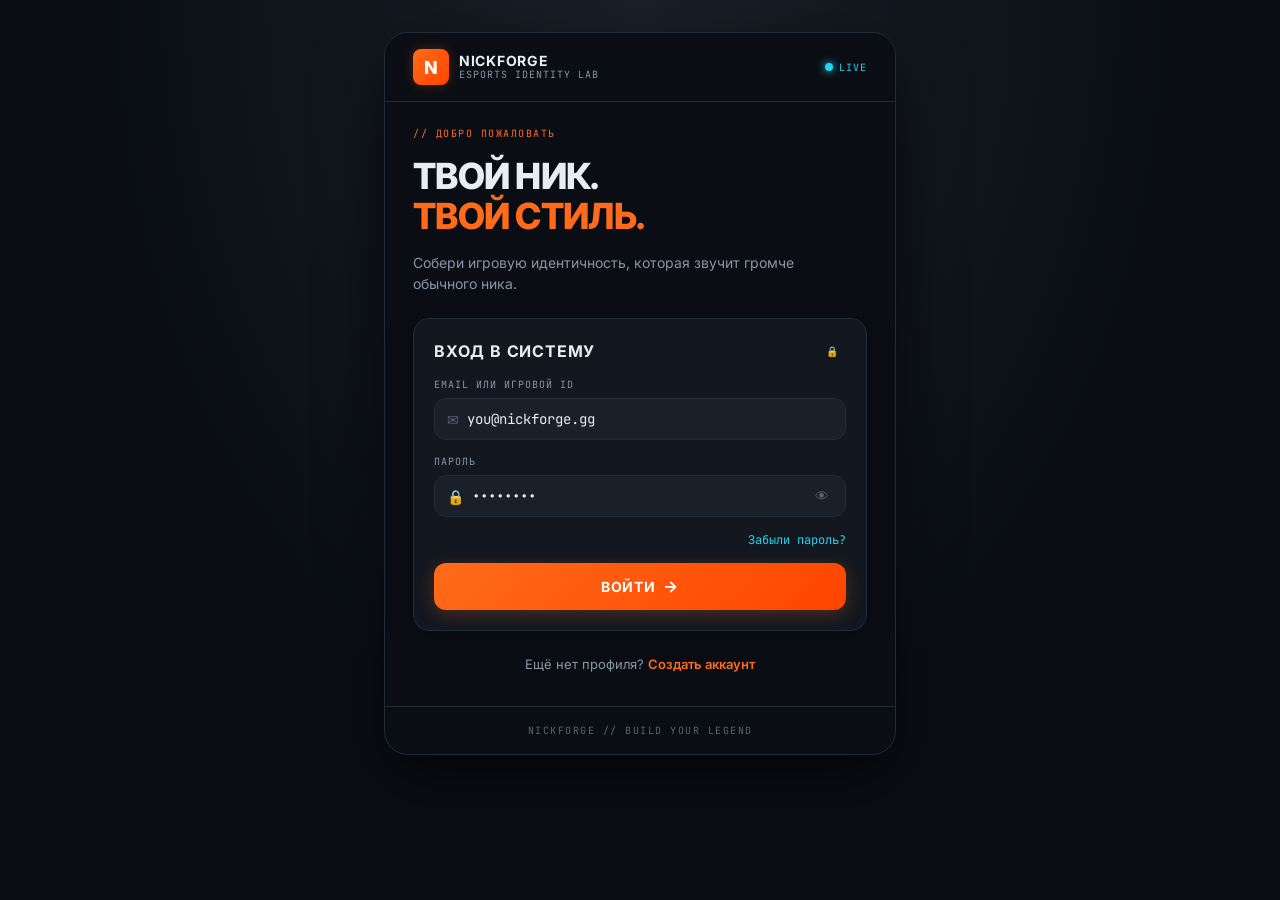
<file: index.html>
<!DOCTYPE html>
<html lang="ru">
<head>
<meta charset="UTF-8">
<meta name="viewport" content="width=device-width, initial-scale=1.0, maximum-scale=1.0, user-scalable=no">
<title>NickForge — Вход</title>
<link rel="stylesheet" href="normalize.css">
<link rel="stylesheet" href="style.css">
<link href="https://fonts.googleapis.com/css2?family=Inter:wght@400;500;600;700;800&family=JetBrains+Mono:wght@400;700&display=swap" rel="stylesheet">
</head>
<body>

<section class="screen screen--auth active">
  <header class="app-header">
    <div class="app-header__brand">
      <div class="app-header__logo"><span>N</span></div>
      <div class="app-header__titles">
        <span class="app-header__title">NICKFORGE</span>
        <span class="app-header__subtitle">ESPORTS IDENTITY LAB</span>
      </div>
    </div>
    <div class="app-header__status">
      <span class="status-dot"></span>
      <span class="status-text">LIVE</span>
    </div>
  </header>

  <main class="screen__main">
    <p class="section-label">// ДОБРО ПОЖАЛОВАТЬ</p>
    <h1 class="hero-title">ТВОЙ НИК.<br><span class="accent">ТВОЙ СТИЛЬ.</span></h1>
    <p class="hero-desc">Собери игровую идентичность, которая звучит громче обычного ника.</p>

    <form class="auth-form" action="style.html">
      <div class="auth-form__header">
        <h2>ВХОД В СИСТЕМУ</h2>
        <span class="badge badge--secure">🔒</span>
      </div>

      <label class="field">
        <span class="field__label">EMAIL ИЛИ ИГРОВОЙ ID</span>
        <div class="field__input-wrap">
          <span class="field__icon">✉</span>
          <input type="text" placeholder="you@nickforge.gg" value="you@nickforge.gg" autocomplete="username">
        </div>
      </label>

      <label class="field">
        <span class="field__label">ПАРОЛЬ</span>
        <div class="field__input-wrap">
          <span class="field__icon">🔒</span>
          <input type="password" placeholder="••••••••" value="password" autocomplete="current-password">
          <button type="button" class="field__toggle" aria-label="Показать пароль">👁</button>
        </div>
      </label>

      <a href="#" class="link-forgot">Забыли пароль?</a>
      <button type="submit" class="btn btn--primary btn--full">ВОЙТИ <span class="arrow">→</span></button>
    </form>

    <p class="auth-footer">Ещё нет профиля? <a href="#" class="accent-link">Создать аккаунт</a></p>
  </main>

  <footer class="app-footer"><span>NICKFORGE // BUILD YOUR LEGEND</span></footer>
</section>

<script src="script.js"></script>
</body>
</html>
</file>
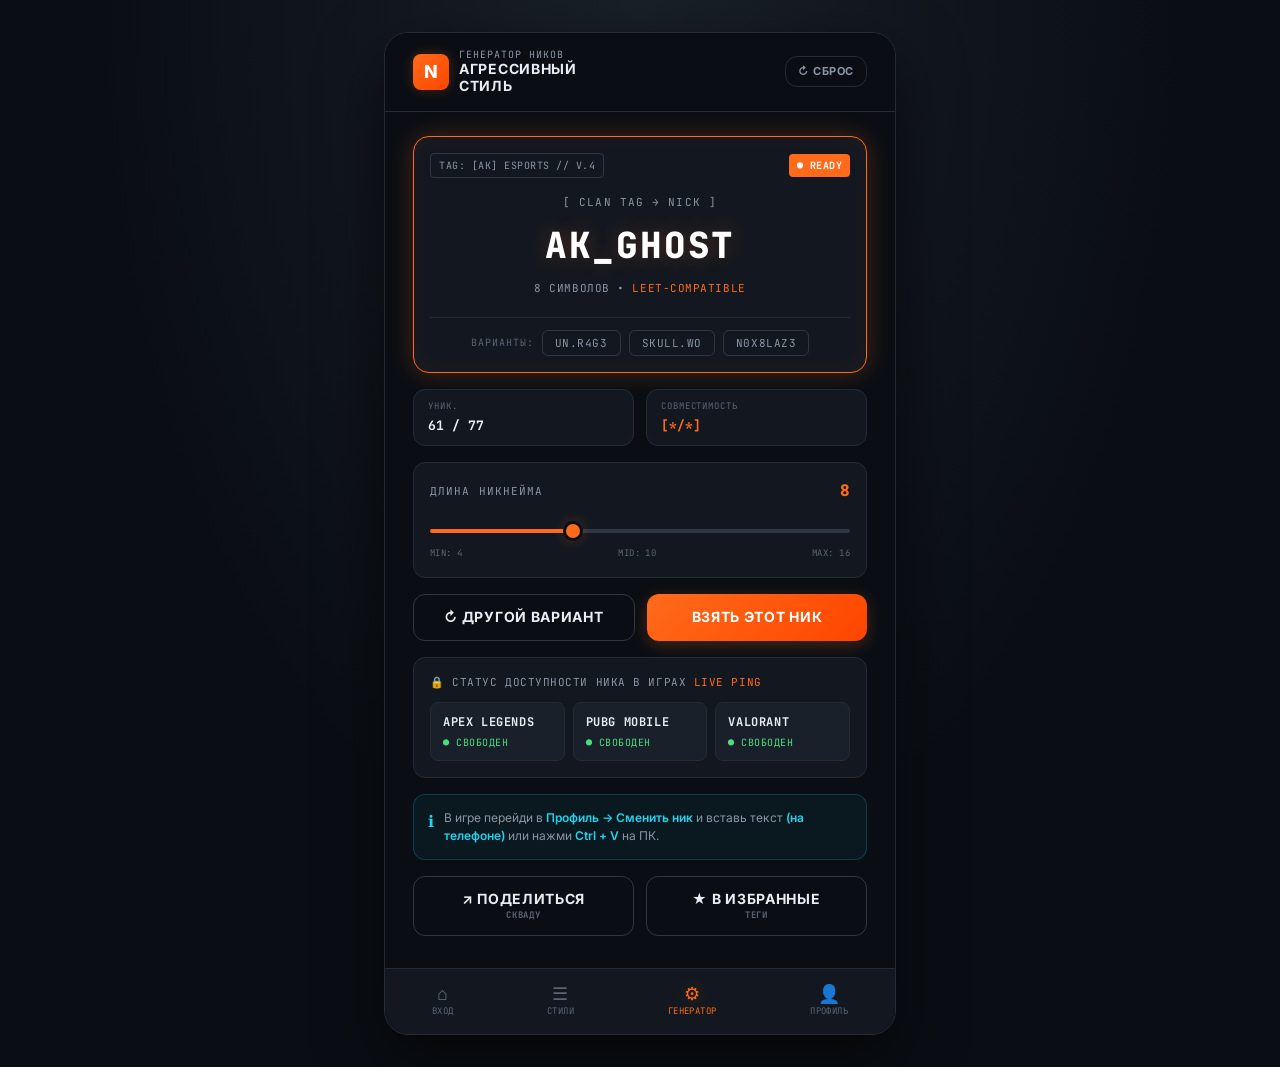
<file: generator.html>
<!DOCTYPE html>
<html lang="ru">
<head>
<meta charset="UTF-8">
<meta name="viewport" content="width=device-width, initial-scale=1.0, maximum-scale=1.0, user-scalable=no">
<title>NickForge — Генератор</title>
<link rel="stylesheet" href="normalize.css">
<link rel="stylesheet" href="style.css">
<link href="https://fonts.googleapis.com/css2?family=Inter:wght@400;500;600;700;800&family=JetBrains+Mono:wght@400;700&display=swap" rel="stylesheet">
</head>
<body>

<section class="screen screen--generator active">
  <header class="app-header">
    <div class="app-header__brand">
      <div class="app-header__logo"><span>N</span></div>
      <div class="app-header__titles">
        <span class="app-header__subtitle">ГЕНЕРАТОР НИКОВ</span>
        <span class="app-header__title" id="generator-style-title">АГРЕССИВНЫЙ<br>СТИЛЬ</span>
      </div>
    </div>
    <button class="btn btn--ghost btn--small" type="button" id="btn-reset">↻ Сброс</button>
  </header>

  <main class="screen__main">
    <div class="generator-panel">
      <div class="generator-panel__meta">
        <span class="badge badge--outline" id="generator-tag">TAG: [AK] ESPORTS // v.4</span>
        <span class="badge badge--orange">● READY</span>
      </div>
      <p class="generator-panel__clan">[ CLAN TAG → NICK ]</p>
      <h2 class="generator-result" id="nick-output">AK_GHOST</h2>
      <p class="generator-panel__info" id="nick-info">8 СИМВОЛОВ • <span class="accent">LEET-COMPATIBLE</span></p>
      <div class="variants" id="variants-box">
        <span class="variants__label">ВАРИАНТЫ:</span>
      </div>
    </div>

    <div class="stats-row">
      <div class="stat-box">
        <span class="stat-box__label">Уник.</span>
        <span class="stat-box__value" id="stat-unique">01 / 77</span>
      </div>
      <div class="stat-box">
        <span class="stat-box__label">Совместимость</span>
        <span class="stat-box__value accent">[*/*]</span>
      </div>
    </div>

    <div class="slider-block">
      <div class="slider-block__header">
        <span class="slider-block__label">ДЛИНА НИКНЕЙМА</span>
        <span class="slider-block__value accent" id="length-value">8</span>
      </div>
      <input type="range" min="4" max="16" value="8" class="slider" id="length-slider">
      <div class="slider-block__marks">
        <span>MIN: 4</span><span>MID: 10</span><span>MAX: 16</span>
      </div>
    </div>

    <div class="action-row">
      <button class="btn btn--outline" id="btn-other" type="button">↻ ДРУГОЙ ВАРИАНТ</button>
      <button class="btn btn--primary" id="btn-take" type="button">ВЗЯТЬ ЭТОТ НИК</button>
    </div>

    <div class="result-card" id="result-card" hidden>
      <p class="section-label">// ИТОГОВЫЙ ТЕГ КЛАНА + НИК</p>
      <h2 class="result-nick" id="final-nick">AK_GHOST</h2>
      <p class="result-copied" id="copy-status">✓ Скопировано в буфер обмена</p>
    </div>

    <button class="btn btn--primary btn--full" id="btn-copy-again" type="button" hidden>📋 КОПИРОВАТЬ СНОВА</button>

    <div class="availability">
      <p class="availability__title">🔒 СТАТУС ДОСТУПНОСТИ НИКА В ИГРАХ <span class="accent">LIVE PING</span></p>
      <div class="availability__grid" id="availability-grid"></div>
    </div>

    <div class="hint-box">
      <span class="hint-box__icon">ℹ</span>
      <p>В игре перейди в <strong>Профиль → Сменить ник</strong> и вставь текст <strong>(на телефоне)</strong> или нажми <strong>Ctrl + V</strong> на ПК.</p>
    </div>

    <div class="action-row">
      <button class="btn btn--outline" type="button">↗ ПОДЕЛИТЬСЯ<br><small>СКВАДУ</small></button>
      <button class="btn btn--outline" type="button">★ В ИЗБРАННЫЕ<br><small>ТЕГИ</small></button>
    </div>
  </main>

  <nav class="bottom-nav">
    <a href="index.html" class="bottom-nav__item"><span class="bottom-nav__icon">⌂</span><span class="bottom-nav__label">ВХОД</span></a>
    <a href="style.html" class="bottom-nav__item"><span class="bottom-nav__icon">☰</span><span class="bottom-nav__label">СТИЛИ</span></a>
    <a href="generator.html" class="bottom-nav__item active"><span class="bottom-nav__icon">⚙</span><span class="bottom-nav__label">ГЕНЕРАТОР</span></a>
    <a href="profile.html" class="bottom-nav__item"><span class="bottom-nav__icon">👤</span><span class="bottom-nav__label">ПРОФИЛЬ</span></a>
  </nav>
</section>

<script src="script.js"></script>
</body>
</html>
</file>
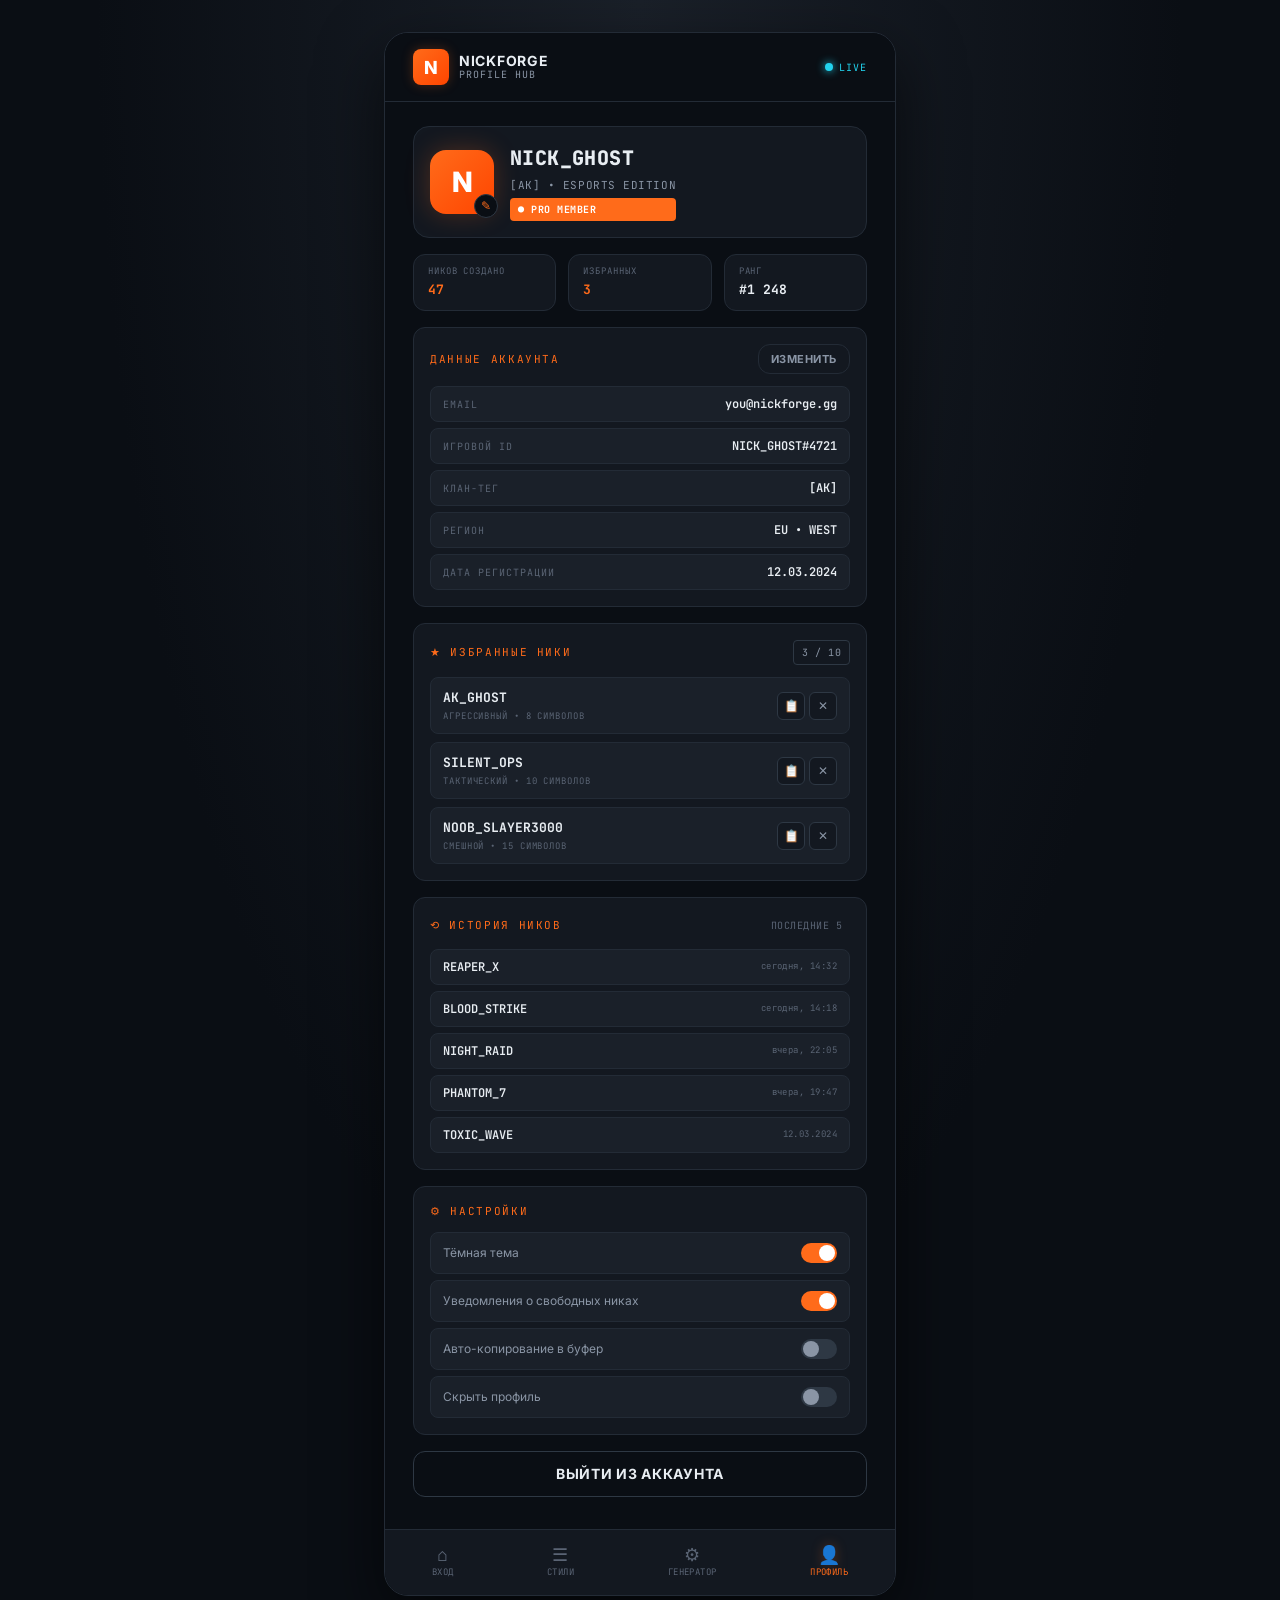
<file: profile.html>
<!DOCTYPE html>
<html lang="ru">
<head>
<meta charset="UTF-8">
<meta name="viewport" content="width=device-width, initial-scale=1.0, maximum-scale=1.0, user-scalable=no">
<title>NickForge — Профиль</title>
<link rel="stylesheet" href="normalize.css">
<link rel="stylesheet" href="style.css">
<link href="https://fonts.googleapis.com/css2?family=Inter:wght@400;500;600;700;800&family=JetBrains+Mono:wght@400;700&display=swap" rel="stylesheet">
</head>
<body>

<section class="screen screen--profile active">
  <header class="app-header">
    <div class="app-header__brand">
      <div class="app-header__logo"><span>N</span></div>
      <div class="app-header__titles">
        <span class="app-header__title">NICKFORGE</span>
        <span class="app-header__subtitle">PROFILE HUB</span>
      </div>
    </div>
    <div class="app-header__status">
      <span class="status-dot"></span>
      <span class="status-text">LIVE</span>
    </div>
  </header>

  <main class="screen__main">

    <div class="profile-hero">
      <div class="profile-avatar">
        <span>N</span>
        <button class="profile-avatar__edit" type="button" aria-label="Изменить аватар">✎</button>
      </div>
      <div class="profile-hero__info">
        <h1 class="profile-hero__name">NICK_GHOST</h1>
        <p class="profile-hero__tag">[AK] • ESPORTS EDITION</p>
        <span class="badge badge--orange">● PRO MEMBER</span>
      </div>
    </div>

    <div class="stats-row">
      <div class="stat-box">
        <span class="stat-box__label">Ников создано</span>
        <span class="stat-box__value accent">47</span>
      </div>
      <div class="stat-box">
        <span class="stat-box__label">Избранных</span>
        <span class="stat-box__value accent" id="fav-count">3</span>
      </div>
      <div class="stat-box">
        <span class="stat-box__label">Ранг</span>
        <span class="stat-box__value">#1 248</span>
      </div>
    </div>

    <div class="profile-block">
      <div class="profile-block__header">
        <span class="profile-block__title">ДАННЫЕ АККАУНТА</span>
        <button class="btn btn--ghost btn--small" type="button">Изменить</button>
      </div>
      <ul class="data-list">
        <li class="data-item">
          <span class="data-item__label">EMAIL</span>
          <span class="data-item__value">you@nickforge.gg</span>
        </li>
        <li class="data-item">
          <span class="data-item__label">ИГРОВОЙ ID</span>
          <span class="data-item__value">NICK_GHOST#4721</span>
        </li>
        <li class="data-item">
          <span class="data-item__label">КЛАН-ТЕГ</span>
          <span class="data-item__value">[AK]</span>
        </li>
        <li class="data-item">
          <span class="data-item__label">РЕГИОН</span>
          <span class="data-item__value">EU • WEST</span>
        </li>
        <li class="data-item">
          <span class="data-item__label">ДАТА РЕГИСТРАЦИИ</span>
          <span class="data-item__value">12.03.2024</span>
        </li>
      </ul>
    </div>

    <div class="profile-block">
      <div class="profile-block__header">
        <span class="profile-block__title">★ ИЗБРАННЫЕ НИКИ</span>
        <span class="badge badge--outline">3 / 10</span>
      </div>
      <div class="fav-list" id="fav-list">
        <div class="fav-item">
          <div class="fav-item__info">
            <span class="fav-item__nick">AK_GHOST</span>
            <span class="fav-item__meta">АГРЕССИВНЫЙ • 8 СИМВОЛОВ</span>
          </div>
          <div class="fav-item__actions">
            <button class="fav-btn" type="button" title="Копировать">📋</button>
            <button class="fav-btn fav-btn--remove" type="button" title="Удалить">✕</button>
          </div>
        </div>
        <div class="fav-item">
          <div class="fav-item__info">
            <span class="fav-item__nick">SILENT_OPS</span>
            <span class="fav-item__meta">ТАКТИЧЕСКИЙ • 10 СИМВОЛОВ</span>
          </div>
          <div class="fav-item__actions">
            <button class="fav-btn" type="button" title="Копировать">📋</button>
            <button class="fav-btn fav-btn--remove" type="button" title="Удалить">✕</button>
          </div>
        </div>
        <div class="fav-item">
          <div class="fav-item__info">
            <span class="fav-item__nick">NOOB_SLAYER3000</span>
            <span class="fav-item__meta">СМЕШНОЙ • 15 СИМВОЛОВ</span>
          </div>
          <div class="fav-item__actions">
            <button class="fav-btn" type="button" title="Копировать">📋</button>
            <button class="fav-btn fav-btn--remove" type="button" title="Удалить">✕</button>
          </div>
        </div>
      </div>
    </div>

    <div class="profile-block">
      <div class="profile-block__header">
        <span class="profile-block__title">⟲ ИСТОРИЯ НИКОВ</span>
        <span class="badge badge--ghost">ПОСЛЕДНИЕ 5</span>
      </div>
      <ul class="history-list" id="history-list">
        <li class="history-item">
          <span class="history-item__nick">REAPER_X</span>
          <span class="history-item__date">сегодня, 14:32</span>
        </li>
        <li class="history-item">
          <span class="history-item__nick">BLOOD_STRIKE</span>
          <span class="history-item__date">сегодня, 14:18</span>
        </li>
        <li class="history-item">
          <span class="history-item__nick">NIGHT_RAID</span>
          <span class="history-item__date">вчера, 22:05</span>
        </li>
        <li class="history-item">
          <span class="history-item__nick">PHANTOM_7</span>
          <span class="history-item__date">вчера, 19:47</span>
        </li>
        <li class="history-item">
          <span class="history-item__nick">TOXIC_WAVE</span>
          <span class="history-item__date">12.03.2024</span>
        </li>
      </ul>
    </div>

    <div class="profile-block">
      <div class="profile-block__header">
        <span class="profile-block__title">⚙ НАСТРОЙКИ</span>
      </div>
      <ul class="settings-list">
        <li class="settings-item">
          <span class="settings-item__label">Тёмная тема</span>
          <span class="switch switch--on"></span>
        </li>
        <li class="settings-item">
          <span class="settings-item__label">Уведомления о свободных никах</span>
          <span class="switch switch--on"></span>
        </li>
        <li class="settings-item">
          <span class="settings-item__label">Авто-копирование в буфер</span>
          <span class="switch"></span>
        </li>
        <li class="settings-item">
          <span class="settings-item__label">Скрыть профиль</span>
          <span class="switch"></span>
        </li>
      </ul>
    </div>

    <button class="btn btn--outline btn--full" id="btn-logout" type="button">ВЫЙТИ ИЗ АККАУНТА</button>

  </main>

  <nav class="bottom-nav">
    <a href="index.html" class="bottom-nav__item"><span class="bottom-nav__icon">⌂</span><span class="bottom-nav__label">ВХОД</span></a>
    <a href="style.html" class="bottom-nav__item"><span class="bottom-nav__icon">☰</span><span class="bottom-nav__label">СТИЛИ</span></a>
    <a href="generator.html" class="bottom-nav__item"><span class="bottom-nav__icon">⚙</span><span class="bottom-nav__label">ГЕНЕРАТОР</span></a>
    <a href="profile.html" class="bottom-nav__item active"><span class="bottom-nav__icon">👤</span><span class="bottom-nav__label">ПРОФИЛЬ</span></a>
  </nav>
</section>

<script src="script.js"></script>
</body>
</html>
</file>
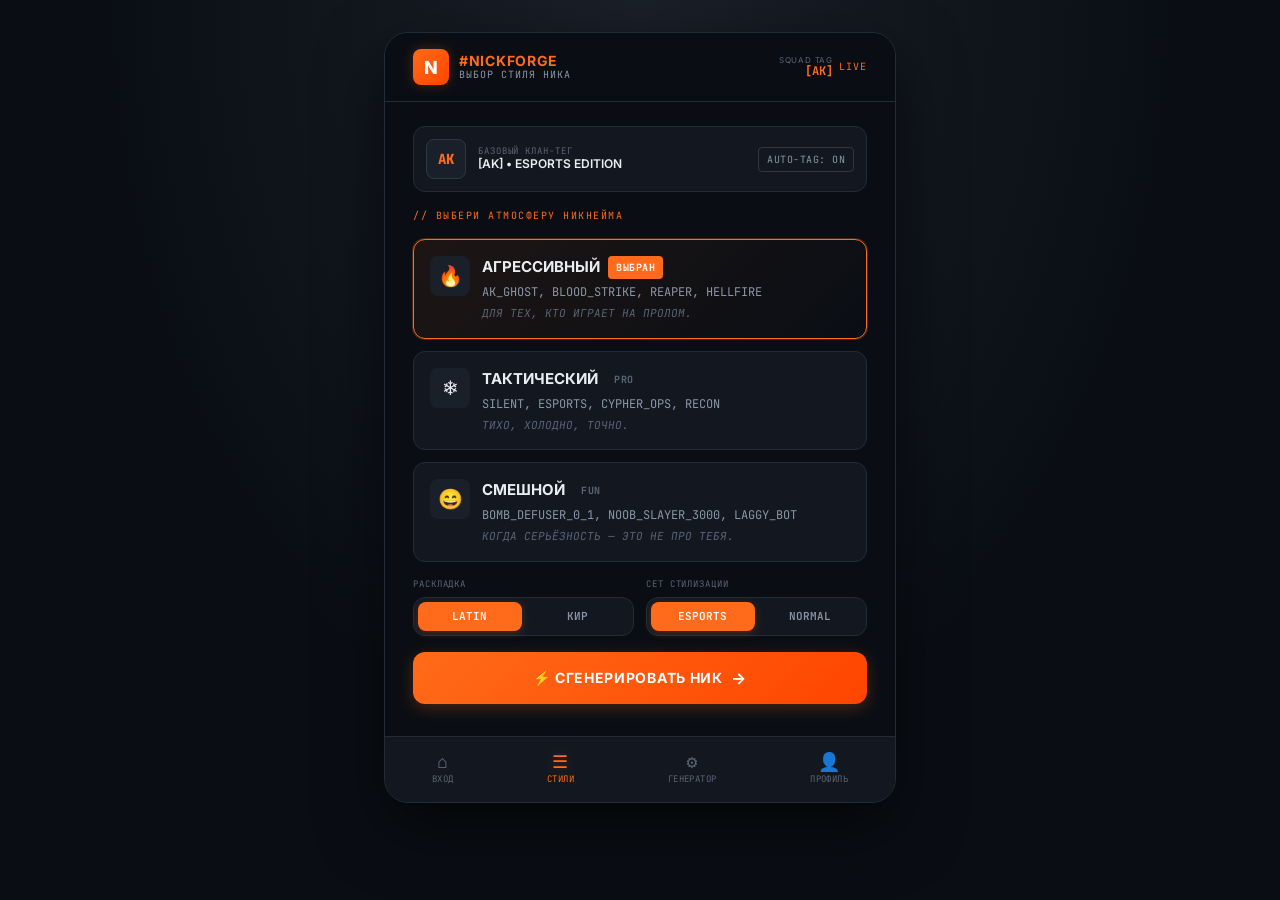
<file: style.html>
<!DOCTYPE html>
<html lang="ru">
<head>
<meta charset="UTF-8">
<meta name="viewport" content="width=device-width, initial-scale=1.0, maximum-scale=1.0, user-scalable=no">
<title>NickForge — Выбор стиля</title>
<link rel="stylesheet" href="normalize.css">
<link rel="stylesheet" href="style.css">
<link href="https://fonts.googleapis.com/css2?family=Inter:wght@400;500;600;700;800&family=JetBrains+Mono:wght@400;700&display=swap" rel="stylesheet">
</head>
<body>

<section class="screen screen--style active">
  <header class="app-header">
    <div class="app-header__brand">
      <div class="app-header__logo"><span>N</span></div>
      <div class="app-header__titles">
        <span class="app-header__title accent">#NickForge</span>
        <span class="app-header__subtitle">ВЫБОР СТИЛЯ НИКА</span>
      </div>
    </div>
    <div class="app-header__status">
      <span class="status-box">
        <span class="status-box__label">SQUAD TAG</span>
        <span class="status-box__value">[AK]</span>
      </span>
      <span class="status-text accent">LIVE</span>
    </div>
  </header>

  <main class="screen__main">
    <div class="style-current">
      <span class="style-current__tag">AK</span>
      <div class="style-current__info">
        <span class="style-current__label">БАЗОВЫЙ КЛАН-ТЕГ</span>
        <span class="style-current__value">[AK] • ESPORTS EDITION</span>
      </div>
      <span class="badge badge--outline">AUTO-TAG: ON</span>
    </div>

    <p class="section-label">// ВЫБЕРИ АТМОСФЕРУ НИКНЕЙМА</p>

    <div class="style-list">
      <a href="generator.html?style=aggressive" class="style-card style-card--active" data-style="aggressive">
        <div class="style-card__icon">🔥</div>
        <div class="style-card__body">
          <h3>АГРЕССИВНЫЙ <span class="badge badge--orange">ВЫБРАН</span></h3>
          <p>AK_GHOST, BLOOD_STRIKE, REAPER, HELLFIRE</p>
          <p class="style-card__hint">ДЛЯ ТЕХ, КТО ИГРАЕТ НА ПРОЛОМ.</p>
        </div>
      </a>

      <a href="generator.html?style=tactical" class="style-card" data-style="tactical">
        <div class="style-card__icon">❄</div>
        <div class="style-card__body">
          <h3>ТАКТИЧЕСКИЙ <span class="badge badge--ghost">PRO</span></h3>
          <p>SILENT, ESPORTS, CYPHER_OPS, RECON</p>
          <p class="style-card__hint">ТИХО, ХОЛОДНО, ТОЧНО.</p>
        </div>
      </a>

      <a href="generator.html?style=funny" class="style-card" data-style="funny">
        <div class="style-card__icon">😄</div>
        <div class="style-card__body">
          <h3>СМЕШНОЙ <span class="badge badge--ghost">FUN</span></h3>
          <p>BOMB_DEFUSER_0_1, NOOB_SLAYER_3000, LAGGY_BOT</p>
          <p class="style-card__hint">КОГДА СЕРЬЁЗНОСТЬ — ЭТО НЕ ПРО ТЕБЯ.</p>
        </div>
      </a>
    </div>

    <div class="toggle-row">
      <div class="toggle-group">
        <span class="toggle-group__label">РАСКЛАДКА</span>
        <div class="toggle-buttons" data-toggle="layout">
          <button class="toggle-btn active" type="button" data-value="latin">LATIN</button>
          <button class="toggle-btn" type="button" data-value="cyrillic">КИР</button>
        </div>
      </div>
      <div class="toggle-group">
        <span class="toggle-group__label">СЕТ СТИЛИЗАЦИИ</span>
        <div class="toggle-buttons" data-toggle="styling">
          <button class="toggle-btn active" type="button" data-value="esports">ESPORTS</button>
          <button class="toggle-btn" type="button" data-value="normal">NORMAL</button>
        </div>
      </div>
    </div>

    <a href="generator.html?style=aggressive" class="btn btn--primary btn--full" id="btn-generate">
      ⚡ СГЕНЕРИРОВАТЬ НИК <span class="arrow">→</span>
    </a>
  </main>

  <nav class="bottom-nav">
    <a href="index.html" class="bottom-nav__item"><span class="bottom-nav__icon">⌂</span><span class="bottom-nav__label">ВХОД</span></a>
    <a href="style.html" class="bottom-nav__item active"><span class="bottom-nav__icon">☰</span><span class="bottom-nav__label">СТИЛИ</span></a>
    <a href="generator.html" class="bottom-nav__item"><span class="bottom-nav__icon">⚙</span><span class="bottom-nav__label">ГЕНЕРАТОР</span></a>
    <a href="profile.html" class="bottom-nav__item"><span class="bottom-nav__icon">👤</span><span class="bottom-nav__label">ПРОФИЛЬ</span></a>
  </nav>
</section>

<script src="script.js"></script>
</body>
</html>
</file>
<file: style.css>
:root{
  --bg-dark:#0a0e14;
  --bg-card:#131820;
  --bg-elevated:#1a2029;
  --border:#232b36;
  --border-light:#2e3844;
  --text:#e8edf2;
  --text-muted:#8a95a5;
  --text-dim:#5a6474;
  --accent:#ff6b1a;
  --accent-hover:#ff8533;
  --accent-glow:rgba(255,107,26,.25);
  --cyan:#22d3ee;
  --green:#4ade80;
  --radius:.75rem;
  --radius-lg:1rem;
  --font-main:'Inter',-apple-system,BlinkMacSystemFont,sans-serif;
  --font-mono:'JetBrains Mono',monospace;
}

[hidden]{display:none !important}

body{
  font-family:var(--font-main);
  background:var(--bg-dark);
  color:var(--text);
  line-height:1.5;
  min-height:100vh;
  overflow-x:hidden;
}

.screen{
  display:flex;flex-direction:column;min-height:100vh;width:100%;
  background:var(--bg-dark);position:relative;
  animation:screenFade .28s ease;
}
@keyframes screenFade{from{opacity:0;transform:translateY(6px)}to{opacity:1;transform:translateY(0)}}
.screen__main{flex:1;padding:1rem 1.25rem 2rem;display:flex;flex-direction:column;gap:1rem;overflow-y:auto}

.app-header{
  display:flex;justify-content:space-between;align-items:center;
  padding:.75rem 1.25rem;border-bottom:1px solid var(--border);
  background:var(--bg-dark);position:sticky;top:0;z-index:10;
}
.app-header__brand{display:flex;align-items:center;gap:.625rem}
.app-header__logo{
  width:2.25rem;height:2.25rem;
  background:linear-gradient(135deg,var(--accent),#ff4500);
  border-radius:.5rem;display:flex;align-items:center;justify-content:center;
  font-weight:800;font-size:1.125rem;color:#fff;
  box-shadow:0 0 12px var(--accent-glow);flex-shrink:0;
}
.app-header__titles{display:flex;flex-direction:column;line-height:1.2}
.app-header__title{font-size:.875rem;font-weight:700;letter-spacing:.05em;text-transform:uppercase}
.app-header__subtitle{font-size:.625rem;color:var(--text-muted);letter-spacing:.1em;text-transform:uppercase;font-family:var(--font-mono)}
.app-header__status{display:flex;align-items:center;gap:.375rem}

.status-dot{width:.5rem;height:.5rem;border-radius:50%;background:var(--cyan);box-shadow:0 0 8px var(--cyan);animation:pulse 2s infinite}
@keyframes pulse{0%,100%{opacity:1}50%{opacity:.4}}
.status-text{font-size:.625rem;font-family:var(--font-mono);color:var(--cyan);letter-spacing:.1em}
.status-box{display:flex;flex-direction:column;align-items:flex-end;line-height:1.1}
.status-box__label{font-size:.5rem;color:var(--text-dim);letter-spacing:.1em}
.status-box__value{font-size:.75rem;font-weight:700;color:var(--accent);font-family:var(--font-mono)}

.section-label{font-size:.625rem;font-family:var(--font-mono);color:var(--accent);letter-spacing:.15em;text-transform:uppercase}
.accent{color:var(--accent)}
.accent-link{color:var(--accent);font-weight:600}

.badge{font-size:.625rem;font-family:var(--font-mono);padding:.25rem .5rem;border-radius:.25rem;letter-spacing:.05em;text-transform:uppercase;white-space:nowrap;transition:all .2s}
.badge--secure{color:var(--cyan)}
.badge--orange{background:var(--accent);color:#fff;font-weight:700}
.badge--outline{border:1px solid var(--border-light);color:var(--text-muted)}
.badge--ghost{color:var(--text-dim)}

.hero-title{font-size:2rem;font-weight:800;line-height:1.1;text-transform:uppercase;letter-spacing:-.02em}
.hero-desc{font-size:.875rem;color:var(--text-muted);max-width:90%}

.auth-form{
  background:var(--bg-card);border:1px solid var(--border);border-radius:var(--radius-lg);
  padding:1.25rem;display:flex;flex-direction:column;gap:.875rem;margin-top:.5rem;
  box-shadow:0 4px 24px rgba(0,0,0,.3);
}
.auth-form__header{display:flex;justify-content:space-between;align-items:center}
.auth-form__header h2{font-size:1rem;font-weight:700;text-transform:uppercase;letter-spacing:.05em}

.field{display:flex;flex-direction:column;gap:.375rem}
.field__label{font-size:.625rem;font-family:var(--font-mono);color:var(--text-muted);letter-spacing:.1em;text-transform:uppercase}
.field__input-wrap{
  display:flex;align-items:center;background:var(--bg-elevated);
  border:1px solid var(--border);border-radius:var(--radius);padding:0 .75rem;
  transition:border-color .2s,box-shadow .2s;
}
.field__input-wrap:focus-within{border-color:var(--accent);box-shadow:0 0 0 3px var(--accent-glow)}
.field__icon{font-size:.875rem;color:var(--text-dim);margin-right:.5rem}
.field__input-wrap input{flex:1;background:transparent;border:none;color:var(--text);font-size:.875rem;padding:.75rem 0;font-family:var(--font-mono)}
.field__input-wrap input::placeholder{color:var(--text-dim)}
.field__toggle{color:var(--text-dim);font-size:.875rem;padding:.25rem;transition:color .2s}
.field__toggle:hover{color:var(--accent)}

.link-forgot{font-size:.75rem;color:var(--cyan);text-align:right;font-family:var(--font-mono);transition:color .2s}
.link-forgot:hover{color:var(--accent)}

.btn{
  display:inline-flex;align-items:center;justify-content:center;gap:.5rem;
  padding:.875rem 1.25rem;border-radius:var(--radius);
  font-family:var(--font-main);font-size:.875rem;font-weight:700;
  text-transform:uppercase;letter-spacing:.05em;transition:all .2s ease;white-space:nowrap;
}
.btn:active{transform:scale(.98)}
.btn--primary{background:linear-gradient(135deg,var(--accent),#ff4500);color:#fff;box-shadow:0 4px 16px var(--accent-glow)}
.btn--primary:hover{background:var(--accent-hover);transform:translateY(-1px);box-shadow:0 6px 20px var(--accent-glow)}
.btn--outline{background:transparent;border:1px solid var(--border-light);color:var(--text)}
.btn--outline:hover{border-color:var(--accent);color:var(--accent)}
.btn--ghost{background:transparent;border:1px solid var(--border);color:var(--text-muted)}
.btn--ghost:hover{color:var(--accent);border-color:var(--accent)}
.btn--small{padding:.5rem .75rem;font-size:.6875rem}
.btn--full{width:100%}
.arrow{font-size:1rem}

.app-footer{
  padding:1rem 1.25rem;text-align:center;font-size:.625rem;font-family:var(--font-mono);
  color:var(--text-dim);letter-spacing:.15em;text-transform:uppercase;border-top:1px solid var(--border);
}
.auth-footer{text-align:center;font-size:.8125rem;color:var(--text-muted);margin-top:.5rem}

.style-current{
  display:flex;align-items:center;gap:.75rem;background:var(--bg-card);
  border:1px solid var(--border);border-radius:var(--radius);padding:.75rem;
}
.style-current__tag{
  width:2.5rem;height:2.5rem;background:var(--bg-elevated);border:1px solid var(--border-light);
  border-radius:.5rem;display:flex;align-items:center;justify-content:center;
  font-weight:800;font-size:.875rem;color:var(--accent);font-family:var(--font-mono);flex-shrink:0;
}
.style-current__info{flex:1;display:flex;flex-direction:column;line-height:1.2;min-width:0}
.style-current__label{font-size:.5625rem;color:var(--text-dim);letter-spacing:.1em;font-family:var(--font-mono)}
.style-current__value{font-size:.75rem;font-weight:600;overflow:hidden;text-overflow:ellipsis;white-space:nowrap}

.style-list{display:flex;flex-direction:column;gap:.75rem}
.style-card{
  display:flex;gap:.75rem;background:var(--bg-card);border:1px solid var(--border);
  border-radius:var(--radius);padding:1rem;
  transition:border-color .2s,background .2s,transform .15s;cursor:pointer;
}
.style-card:active{transform:scale(.99)}
.style-card--active{
  border-color:var(--accent);
  background:linear-gradient(135deg,rgba(255,107,26,.08),transparent);
  box-shadow:0 0 0 1px var(--accent-glow);
}
.style-card__icon{
  width:2.5rem;height:2.5rem;background:var(--bg-elevated);border-radius:.5rem;
  display:flex;align-items:center;justify-content:center;font-size:1.25rem;flex-shrink:0;
}
.style-card__body{flex:1;display:flex;flex-direction:column;gap:.25rem;min-width:0}
.style-card__body h3{
  font-size:.9375rem;font-weight:700;text-transform:uppercase;
  display:flex;align-items:center;gap:.5rem;flex-wrap:wrap;
}
.style-card__body p{font-size:.75rem;color:var(--text-muted);font-family:var(--font-mono)}
.style-card__hint{font-size:.6875rem !important;color:var(--text-dim) !important;font-style:italic}

.toggle-row{display:flex;gap:.75rem}
.toggle-group{flex:1;display:flex;flex-direction:column;gap:.375rem;min-width:0}
.toggle-group__label{font-size:.5625rem;font-family:var(--font-mono);color:var(--text-dim);letter-spacing:.1em;text-transform:uppercase}
.toggle-buttons{display:flex;background:var(--bg-card);border:1px solid var(--border);border-radius:var(--radius);padding:.25rem;gap:.25rem}
.toggle-btn{
  flex:1;padding:.5rem .25rem;border-radius:.5rem;font-size:.6875rem;font-weight:600;
  font-family:var(--font-mono);color:var(--text-muted);text-transform:uppercase;transition:all .2s;
}
.toggle-btn.active{background:var(--accent);color:#fff;box-shadow:0 2px 8px var(--accent-glow)}

.generator-panel{
  background:var(--bg-card);border:1px solid var(--accent);border-radius:var(--radius-lg);
  padding:1rem;display:flex;flex-direction:column;gap:.5rem;
  box-shadow:0 0 24px var(--accent-glow),inset 0 0 24px rgba(255,107,26,.05);
}
.generator-panel__meta{display:flex;justify-content:space-between;align-items:center;gap:.5rem;flex-wrap:wrap}
.generator-panel__clan{
  font-size:.6875rem;font-family:var(--font-mono);color:var(--text-muted);
  letter-spacing:.1em;text-align:center;margin-top:.5rem;
}
.generator-result{
  font-size:2rem;font-weight:800;font-family:var(--font-mono);
  color:#fff;text-align:center;letter-spacing:.05em;
  text-shadow:0 0 20px var(--accent-glow);word-break:break-all;
  transition:opacity .15s,transform .15s;
}
.generator-result.flash{animation:nickFlash .35s ease}
@keyframes nickFlash{0%{opacity:.3;transform:scale(.97)}100%{opacity:1;transform:scale(1)}}
.generator-panel__info{font-size:.6875rem;font-family:var(--font-mono);color:var(--text-muted);text-align:center;letter-spacing:.05em}
.variants{display:flex;align-items:center;gap:.5rem;flex-wrap:wrap;justify-content:center;margin-top:.75rem;border-top:1px solid var(--border);padding-top:.75rem}
.variants__label{font-size:.625rem;font-family:var(--font-mono);color:var(--text-dim);letter-spacing:.1em}
.variant-btn{
  padding:.375rem .75rem;border-radius:.375rem;border:1px solid var(--border-light);
  font-size:.6875rem;font-family:var(--font-mono);color:var(--text-muted);
  text-transform:uppercase;letter-spacing:.05em;transition:all .2s;
}
.variant-btn:hover{color:var(--text);border-color:var(--accent)}
.variant-btn.active{background:var(--accent);border-color:var(--accent);color:#fff;font-weight:700}

.stats-row{display:flex;gap:.75rem}
.stat-box{
  flex:1;background:var(--bg-card);border:1px solid var(--border);border-radius:var(--radius);
  padding:.625rem .875rem;display:flex;flex-direction:column;gap:.125rem;min-width:0;
}
.stat-box__label{font-size:.5625rem;color:var(--text-dim);font-family:var(--font-mono);letter-spacing:.1em;text-transform:uppercase}
.stat-box__value{font-size:.8125rem;font-weight:700;font-family:var(--font-mono)}

.slider-block{background:var(--bg-card);border:1px solid var(--border);border-radius:var(--radius);padding:1rem}
.slider-block__header{display:flex;justify-content:space-between;align-items:center;margin-bottom:.75rem}
.slider-block__label{font-size:.6875rem;font-family:var(--font-mono);color:var(--text-muted);letter-spacing:.1em;text-transform:uppercase}
.slider-block__value{font-size:1rem;font-weight:800;font-family:var(--font-mono)}
.slider{
  -webkit-appearance:none;appearance:none;width:100%;height:4px;border-radius:2px;
  background:linear-gradient(to right,var(--accent) 0%,var(--accent) 33%,var(--border-light) 33%,var(--border-light) 100%);
  cursor:pointer;
}
.slider::-webkit-slider-thumb{
  -webkit-appearance:none;appearance:none;width:1.25rem;height:1.25rem;border-radius:50%;
  background:var(--accent);border:3px solid var(--bg-dark);
  box-shadow:0 0 12px var(--accent-glow);cursor:pointer;transition:transform .15s;
}
.slider::-webkit-slider-thumb:hover{transform:scale(1.1)}
.slider::-moz-range-thumb{
  width:1.25rem;height:1.25rem;border-radius:50%;background:var(--accent);
  border:3px solid var(--bg-dark);box-shadow:0 0 12px var(--accent-glow);cursor:pointer;
}
.slider-block__marks{display:flex;justify-content:space-between;margin-top:.5rem;font-size:.5625rem;font-family:var(--font-mono);color:var(--text-dim);letter-spacing:.05em}

.action-row{display:flex;gap:.75rem}
.action-row .btn{flex:1}

.result-card{
  background:var(--bg-card);border:1px solid var(--accent);border-radius:var(--radius-lg);
  padding:1.5rem 1rem;display:flex;flex-direction:column;gap:.5rem;align-items:center;
  text-align:center;box-shadow:0 0 24px var(--accent-glow);
  margin-top:.5rem;
}
.result-nick{
  font-size:2.25rem;font-weight:800;font-family:var(--font-mono);
  color:#fff;letter-spacing:.05em;word-break:break-all;
  text-shadow:0 0 24px var(--accent-glow);
}
.result-copied{
  font-size:.75rem;font-family:var(--font-mono);color:var(--accent);
  background:rgba(255,107,26,.1);border:1px solid var(--accent);
  padding:.375rem .75rem;border-radius:.5rem;letter-spacing:.05em;
  transition:opacity .3s;
}

.availability{background:var(--bg-card);border:1px solid var(--border);border-radius:var(--radius);padding:1rem}
.availability__title{font-size:.6875rem;font-family:var(--font-mono);color:var(--text-muted);letter-spacing:.05em;margin-bottom:.75rem}
.availability__grid{display:flex;flex-direction:column;gap:.5rem}
.avail-item{
  display:flex;justify-content:space-between;align-items:center;
  padding:.625rem .75rem;background:var(--bg-elevated);border-radius:.5rem;border:1px solid var(--border);
  transition:border-color .2s;
}
.avail-item:hover{border-color:var(--green)}
.avail-item__game{font-size:.75rem;font-weight:700;font-family:var(--font-mono);letter-spacing:.05em}
.avail-item__status{font-size:.625rem;font-family:var(--font-mono);color:var(--green);letter-spacing:.05em}
.hint-box{
  display:flex;gap:.625rem;background:rgba(34,211,238,.05);border:1px solid rgba(34,211,238,.2);
  border-radius:var(--radius);padding:.875rem;
}
.hint-box__icon{color:var(--cyan);font-size:1rem;flex-shrink:0}
.hint-box p{font-size:.75rem;color:var(--text-muted);line-height:1.5}
.hint-box strong{color:var(--cyan);font-weight:600}

.action-row .btn--outline{flex-direction:column;gap:.125rem;line-height:1.2}
.action-row .btn--outline small{font-size:.5625rem;color:var(--text-dim);font-family:var(--font-mono);letter-spacing:.1em}

.bottom-nav{
  display:flex;justify-content:space-around;align-items:center;
  background:var(--bg-card);border-top:1px solid var(--border);
  padding:.5rem 0 calc(.5rem + env(safe-area-inset-bottom,0px));
  position:sticky;bottom:0;z-index:10;
}
.bottom-nav__item{
  display:flex;flex-direction:column;align-items:center;gap:.125rem;
  padding:.375rem .75rem;border-radius:.5rem;transition:all .2s;
  color:var(--text-dim);font-size:.5625rem;font-family:var(--font-mono);
  letter-spacing:.05em;text-transform:uppercase;
}
.bottom-nav__item.active{color:var(--accent)}
.bottom-nav__item.active .bottom-nav__icon{filter:drop-shadow(0 0 6px var(--accent-glow))}
.bottom-nav__icon{font-size:1.125rem;line-height:1}
.bottom-nav__label{font-size:.5625rem}

.profile-hero{
  display:flex;align-items:center;gap:1rem;
  background:var(--bg-card);border:1px solid var(--border);
  border-radius:var(--radius-lg);padding:1rem;
}
.profile-avatar{
  position:relative;width:4rem;height:4rem;border-radius:1rem;flex-shrink:0;
  background:linear-gradient(135deg,var(--accent),#ff4500);
  display:flex;align-items:center;justify-content:center;
  font-size:1.75rem;font-weight:800;color:#fff;
  box-shadow:0 0 24px var(--accent-glow);
}
.profile-avatar__edit{
  position:absolute;bottom:-.25rem;right:-.25rem;
  width:1.5rem;height:1.5rem;border-radius:50%;
  background:var(--bg-dark);border:1px solid var(--border-light);
  color:var(--accent);font-size:.75rem;
  display:flex;align-items:center;justify-content:center;
}
.profile-hero__info{display:flex;flex-direction:column;gap:.25rem;min-width:0}
.profile-hero__name{font-size:1.25rem;font-weight:800;font-family:var(--font-mono);letter-spacing:.02em;word-break:break-all}
.profile-hero__tag{font-size:.6875rem;color:var(--text-muted);font-family:var(--font-mono);letter-spacing:.05em}

.profile-block{
  background:var(--bg-card);border:1px solid var(--border);
  border-radius:var(--radius);padding:1rem;
  display:flex;flex-direction:column;gap:.75rem;
}
.profile-block__header{display:flex;justify-content:space-between;align-items:center;gap:.5rem}
.profile-block__title{font-size:.6875rem;font-family:var(--font-mono);color:var(--accent);letter-spacing:.15em;text-transform:uppercase}

.data-list{list-style:none;display:flex;flex-direction:column;gap:.375rem}
.data-item{
  display:flex;justify-content:space-between;align-items:center;gap:.75rem;
  padding:.5rem .75rem;background:var(--bg-elevated);border-radius:.5rem;
  border:1px solid var(--border);
}
.data-item__label{font-size:.625rem;font-family:var(--font-mono);color:var(--text-dim);letter-spacing:.1em;text-transform:uppercase}
.data-item__value{font-size:.75rem;font-family:var(--font-mono);color:var(--text);font-weight:600;word-break:break-all;text-align:right}

.fav-list{display:flex;flex-direction:column;gap:.5rem}
.fav-item{
  display:flex;justify-content:space-between;align-items:center;gap:.5rem;
  padding:.625rem .75rem;background:var(--bg-elevated);border-radius:.5rem;
  border:1px solid var(--border);transition:border-color .2s;
}
.fav-item:hover{border-color:var(--accent)}
.fav-item__info{display:flex;flex-direction:column;gap:.125rem;min-width:0}
.fav-item__nick{font-size:.8125rem;font-family:var(--font-mono);font-weight:700;word-break:break-all}
.fav-item__meta{font-size:.5625rem;font-family:var(--font-mono);color:var(--text-dim);letter-spacing:.1em;text-transform:uppercase}
.fav-item__actions{display:flex;gap:.25rem;flex-shrink:0}
.fav-btn{
  width:1.75rem;height:1.75rem;border-radius:.375rem;
  background:var(--bg-card);border:1px solid var(--border-light);
  color:var(--text-muted);font-size:.75rem;
  display:flex;align-items:center;justify-content:center;transition:all .2s;
}
.fav-btn:hover{color:var(--accent);border-color:var(--accent)}
.fav-btn--remove:hover{color:#ff4444;border-color:#ff4444}

.history-list{list-style:none;display:flex;flex-direction:column;gap:.375rem}
.history-item{
  display:flex;justify-content:space-between;align-items:center;gap:.5rem;
  padding:.5rem .75rem;background:var(--bg-elevated);border-radius:.5rem;
  border:1px solid var(--border);cursor:pointer;transition:border-color .2s;
}
.history-item:hover{border-color:var(--accent)}
.history-item__nick{font-size:.75rem;font-family:var(--font-mono);font-weight:600;word-break:break-all}
.history-item__date{font-size:.5625rem;font-family:var(--font-mono);color:var(--text-dim);letter-spacing:.05em;white-space:nowrap}

.settings-list{list-style:none;display:flex;flex-direction:column;gap:.375rem}
.settings-item{
  display:flex;justify-content:space-between;align-items:center;gap:.75rem;
  padding:.625rem .75rem;background:var(--bg-elevated);border-radius:.5rem;
  border:1px solid var(--border);
}
.settings-item__label{font-size:.75rem;color:var(--text-muted)}

.switch{
  position:relative;width:2.25rem;height:1.25rem;border-radius:1rem;
  background:var(--border-light);cursor:pointer;transition:background .2s;flex-shrink:0;
}
.switch::after{
  content:'';position:absolute;top:.125rem;left:.125rem;
  width:1rem;height:1rem;border-radius:50%;background:var(--text-muted);
  transition:transform .2s,background .2s;
}
.switch--on{background:var(--accent)}
.switch--on::after{transform:translateX(1rem);background:#fff}

@media (min-width:768px){
  body{
    display:flex;justify-content:center;align-items:flex-start;
    background:radial-gradient(ellipse at top,#1a2029 0%,#0a0e14 60%);
    padding:2rem 1rem;
  }
  .screen{
    max-width:30rem;min-height:auto;border-radius:1.5rem;
    border:1px solid var(--border);box-shadow:0 24px 64px rgba(0,0,0,.6);
    overflow:hidden;
  }
  .screen__main{padding:1.5rem 1.75rem 2rem}
  .app-header{padding:1rem 1.75rem}
  .app-footer{padding:1rem 1.75rem}
  .bottom-nav{padding:.625rem 0}
  .hero-title{font-size:2.25rem}
  .generator-result{font-size:2.25rem}
  .result-nick{font-size:2.5rem}
  .availability__grid{flex-direction:row}
  .avail-item{flex-direction:column;align-items:flex-start;gap:.25rem;flex:1}
}

@media (min-width:1200px){
  .screen{max-width:32rem}
}

.screen__main::-webkit-scrollbar{width:4px}
.screen__main::-webkit-scrollbar-track{background:transparent}
.screen__main::-webkit-scrollbar-thumb{background:var(--border-light);border-radius:2px}
</file>
